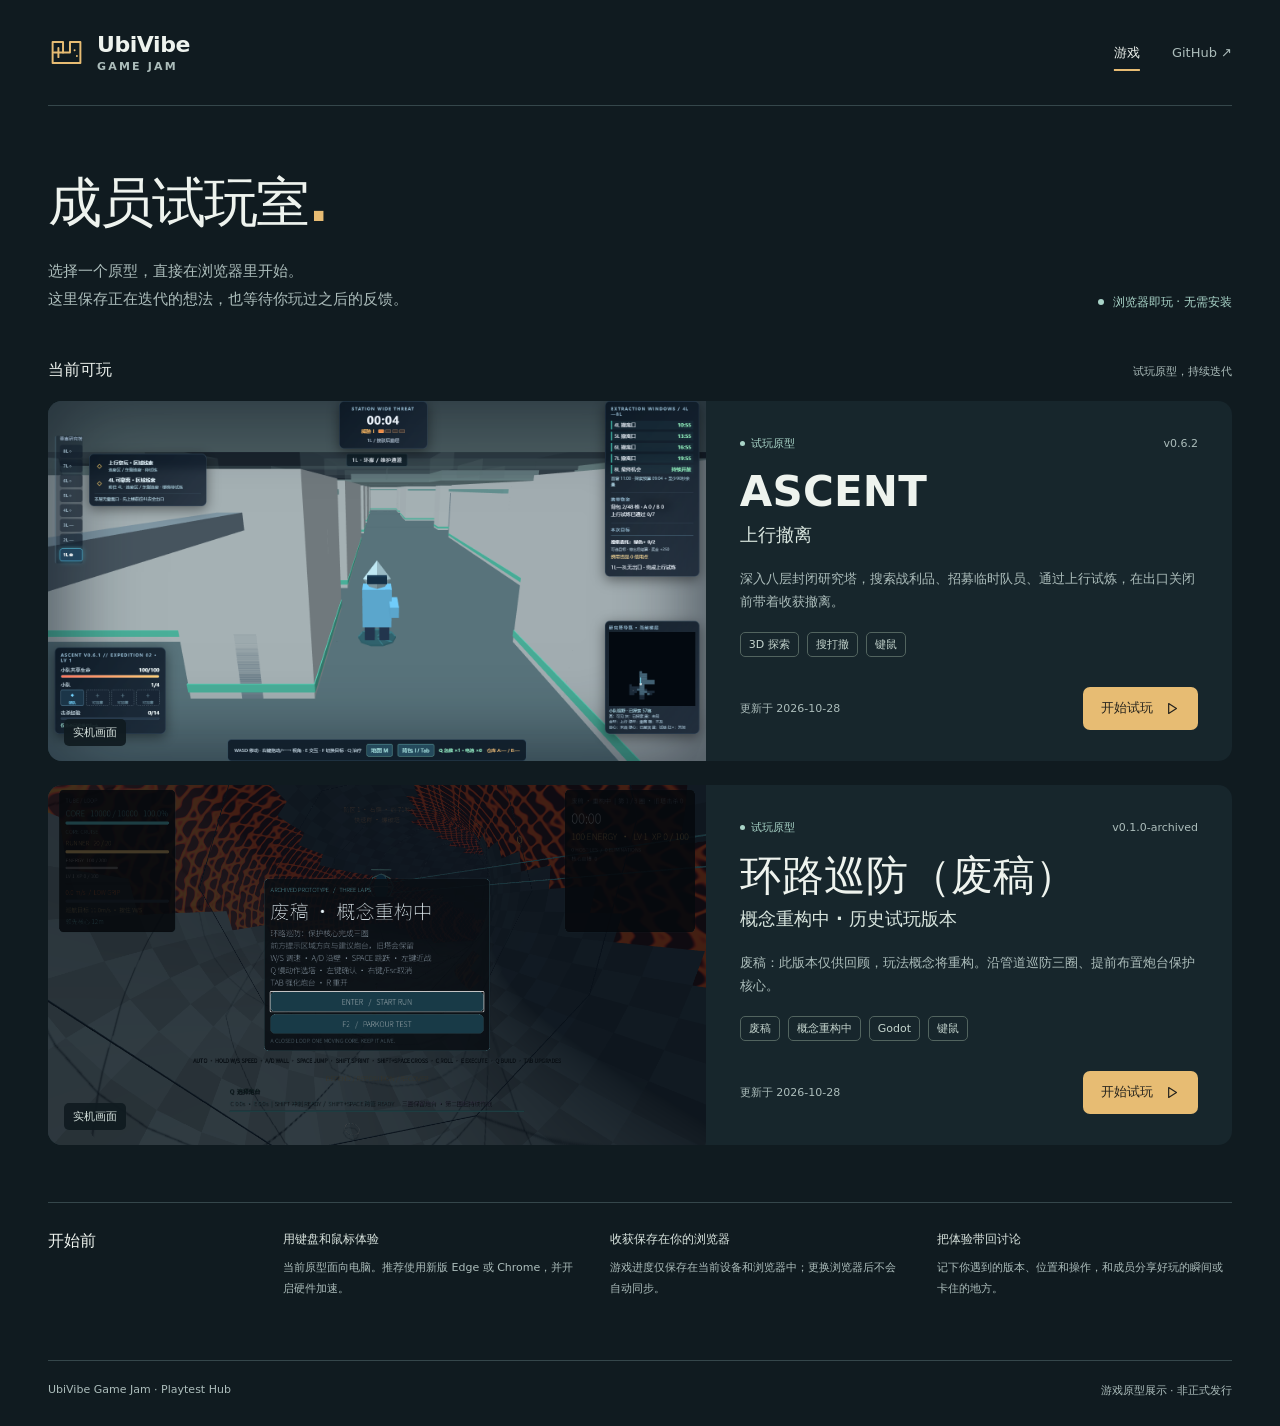
<file: index.html>
<!doctype html>
<html lang="zh-CN">
<head>
  <meta charset="utf-8">
  <meta name="viewport" content="width=device-width, initial-scale=1">
  <meta name="theme-color" content="#101b20">
  <meta name="description" content="UbiVibe Game Jam 成员试玩室：在浏览器中体验正在迭代的游戏原型。">
  <title>成员试玩室 · UbiVibe Game Jam</title>
  <link rel="icon" href="data:,">
  <link rel="stylesheet" href="./hub.css?v=2">
  <script src="./hub.js?v=2" defer></script>
</head>
<body data-page="home">
  <a class="skip-link" href="#games">跳到游戏列表</a>
  <header class="site-header wrap">
    <a class="brand" href="./" aria-label="UbiVibe Game Jam 试玩室首页"><svg aria-hidden="true" viewBox="0 0 32 32"><path d="M4 7h9v9h6V7h9v18H4Z"/><path d="M9 12v8m-4-4h8M23 14h.01M25 19h.01"/></svg><span>UbiVibe<span class="brand-note">GAME JAM</span></span></a>
    <nav aria-label="主导航"><a href="#games" aria-current="page">游戏</a><a href="https://github.com/TonyGuan530/UbiVibeCodingJam2026-Hub" target="_blank" rel="noopener noreferrer">GitHub <span aria-hidden="true">↗</span></a></nav>
  </header>
  <main class="wrap">
    <section class="intro" aria-labelledby="pageTitle"><h1 id="pageTitle">成员试玩室<span class="title-dot">.</span></h1><p>选择一个原型，直接在浏览器里开始。<br>这里保存正在迭代的想法，也等待你玩过之后的反馈。</p><span class="availability"><i aria-hidden="true"></i> 浏览器即玩 · 无需安装</span></section>
    <section id="games" class="games-section" aria-label="可试玩的游戏">
      <div class="section-line"><h2>当前可玩</h2><span>试玩原型，持续迭代</span></div>
      <div id="gameList" class="game-list" aria-live="polite"><p class="loading-text">正在读取游戏列表…</p></div>
    </section>
    <section class="before-play" aria-labelledby="beforeTitle"><h2 id="beforeTitle">开始前</h2><div><p><b>用键盘和鼠标体验</b><span>当前原型面向电脑。推荐使用新版 Edge 或 Chrome，并开启硬件加速。</span></p><p><b>收获保存在你的浏览器</b><span>游戏进度仅保存在当前设备和浏览器中；更换浏览器后不会自动同步。</span></p><p><b>把体验带回讨论</b><span>记下你遇到的版本、位置和操作，和成员分享好玩的瞬间或卡住的地方。</span></p></div></section>
  </main>
  <footer class="site-footer wrap"><span>UbiVibe Game Jam · Playtest Hub</span><span>游戏原型展示 · 非正式发行</span></footer>
  <noscript><p class="wrap error-state">请启用 JavaScript 后重新打开试玩室。</p></noscript>
</body>
</html>
</file>
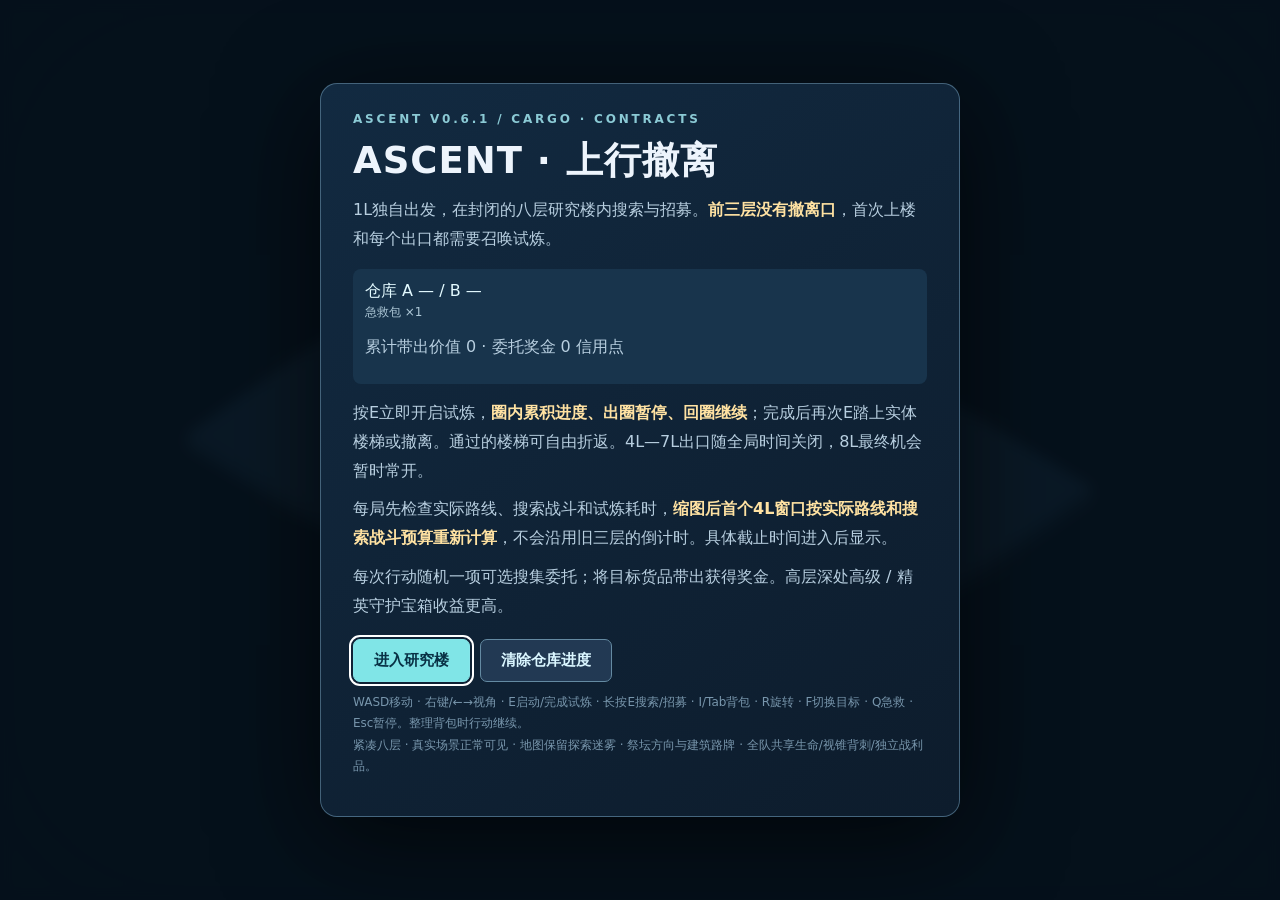
<file: games/ascent/v0.6.1/index.html>
<!doctype html>
<html lang="zh-CN">
<head><meta charset="UTF-8"><meta name="viewport" content="width=device-width,initial-scale=1.0"><meta name="theme-color" content="#0c1421"><title>ASCENT v0.6.1 · 战利品与搜集委托 / 本地试玩</title><link rel="icon" href="data:,"><link rel="stylesheet" href="./style.css?build=0.6.1"/><link rel="stylesheet" href="./loot.css?build=0.6.1"/></head>
<body>
<canvas id="world" aria-label="3D 战场"></canvas>
<div id="vignette"></div>
<header id="hud" class="hide">
  <div class="hud-panel left"><div class="micro">ASCENT v0.6.1 // EXPEDITION 02 · <span id="levelNumber">LV 1</span></div><div class="rowtitle"><span>小队共享生命</span><b id="hpNumber">100/100</b></div><div class="meter"><div id="healthFill" class="hpfill"></div></div><div class="rowtitle"><span>小队</span><b id="squadSize">1 / 4</b></div><div id="squadPortraits" class="portraits"></div><div class="rowtitle"><span>击杀经验</span><b id="xpText">0 / 14</b></div><div class="meter slim"><div id="xpFill" class="xpfill"></div></div><div id="perkList"></div></div>
  <div class="hud-panel center"><div class="micro">STATION WIDE THREAT</div><div id="clock">00:00</div><div id="threatRow"><span id="threatText">威胁 I</span><div id="threatBars" class="threat-bars"><i></i><i></i><i></i><i></i></div></div><div id="floorName">1F / 接驳大厅</div></div>
  <div class="hud-panel right"><div class="micro">EXTRACTION WINDOWS / 4L—8L</div><div id="exitRows"></div><div id="budgetHint"></div><div class="micro separation">携带物资</div><div id="inventory">未取得物资</div><div class="micro separation">本次目标</div><div id="contractHUD" class="contract-hud" aria-live="polite"></div><div id="objectives">前三层无出口，先完成上行试炼</div></div>
</header>
<div class="level-rail hide" id="rail"><span>垂直研究塔</span><div id="railRows"></div></div>
<div id="locationLabel" class="location-label hide"></div>
<aside id="navigationHUD" class="navigation-hud hud-panel hide" aria-label="祭坛方向导航"></aside>
<aside id="recruitCard" class="recruit-card hud-panel hide" aria-live="polite"></aside>
<aside id="mapPanel" class="hud-panel hide"><button id="closeMap" class="hud-button map-close">收起地图 Esc</button><div class="micro">研究塔导览 · 当前楼层</div><canvas id="minimap" width="240" height="200" aria-label="楼层小地图"></canvas><div id="fogStatus" class="fog-status">小队视野 · 未知区域隐藏</div><div class="map-legend">亮：可见 灰：已探索 黑：未知<br>金环：上行 绿环：撤离 橙：不及<br>空心：未启 绿心：已激活 蓝：试炼 红×：关闭</div></aside>
<div id="worldLabels" class="labels hide"></div>
<div id="interact" class="interact hide"><div id="interactCaption"></div><div class="interact-track"><div id="interactProgress"></div></div></div>
<div id="eventToast" class="toast"></div>
<div id="bottom" class="bottom hide"><div id="hint">WASD 移动 · 右键拖动/←→ 视角 · E 交互 · F 切换目标 · Q 治疗</div><button id="mapButton" class="hud-button">地图 M</button><button id="bagButton" class="hud-button">背包 I / Tab</button><div id="medkits">补给 × 0</div><div id="saved">仓库 A: -- / B: --</div></div>
<section id="inventoryPanel" class="inventory-panel hide" role="dialog" aria-modal="false" aria-labelledby="inventoryTitle">
 <div class="inventory-shell">
  <header class="inventory-heading"><div><div class="micro">EXPEDITION CARGO / 8 × 6</div><h2 id="inventoryTitle">战术背包</h2></div><div class="inventory-warning">整理时行动继续<br><span id="bagCapacity">0 / 48 格</span></div><button id="closeInventory" class="btn alt">关闭 Esc</button></header>
  <div class="loot-columns">
   <section class="loot-side"><div class="loot-side-heading"><h3 id="lootTitle">搜索容器</h3><span id="sourceCapacity"></span></div><div class="loot-board-scroll"><div id="lootGrid" class="bag-grid" data-side="source" aria-label="目标容器几何物品"></div></div><p id="lootList"></p><button id="lootAll" class="btn alt">一键拾取可容纳物品 →</button><ul id="lootResults" class="loot-results" aria-live="polite"></ul></section>
   <section class="loot-side"><div class="loot-side-heading"><h3>玩家背包</h3><span>独立物品 · 不堆叠</span></div><div class="loot-board-scroll"><div id="bagGrid" class="bag-grid" data-side="bag" aria-label="8乘6几何背包"></div></div><div class="bag-actions"><button id="quickTransfer" class="btn alt">← 放回容器</button><button id="rotateItem" class="btn alt">旋转 R</button><button id="useItem" class="btn alt">使用 / 装备</button><button id="discardItem" class="btn alt">丢弃</button></div><p id="bagMessage" aria-live="polite"></p></section>
  </div>
  <div class="loot-footer"><div id="itemDetails" class="item-details">选择物品查看用途</div><aside><div class="inventory-help">双向拖拽 · 拖动中 R 旋转 · 方向键微调<br>右键 / Enter 快移单件 · 绿色可放 / 红色无效</div><div id="dropZone" class="drop-zone">拖到这里丢弃 · 丢弃物留在原地，可重新拾取</div><div id="cargoNotice"></div></aside></div>
 </div>
</section>
<div id="modal" class="modal visible"><div id="modalCard" class="modal-card"></div></div>
<script type="module" src="./main.js?build=0.6.1"></script>
</body></html>
</file>
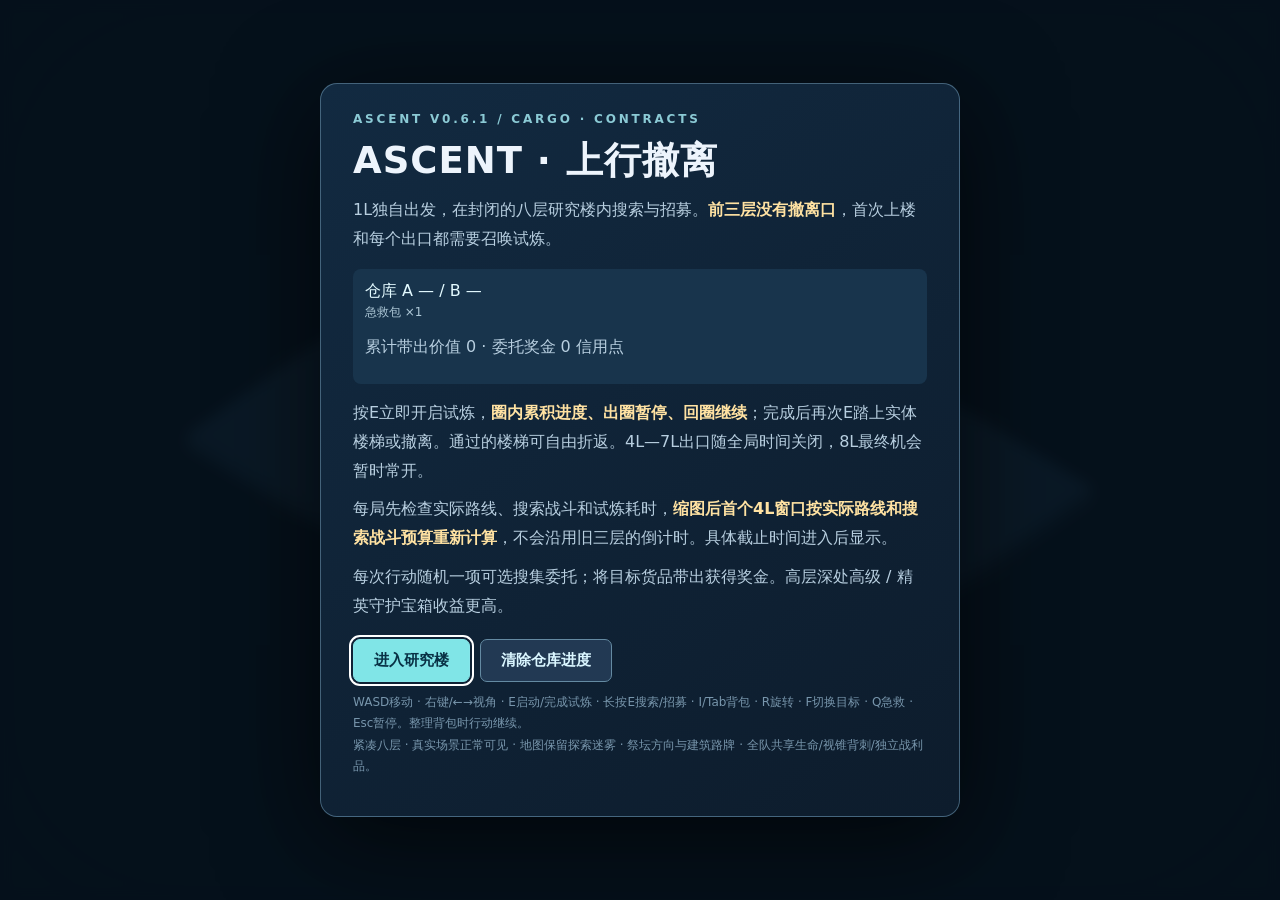
<file: games/ascent/v0.6.2/index.html>
<!doctype html>
<html lang="zh-CN">
<head><meta charset="UTF-8"><meta name="viewport" content="width=device-width,initial-scale=1.0"><meta name="theme-color" content="#0c1421"><title>ASCENT v0.6.2 · 战利品与搜集委托 / 本地试玩</title><link rel="icon" href="data:,"><link rel="stylesheet" href="./style.css?build=0.6.2"/><link rel="stylesheet" href="./loot.css?build=0.6.2"/></head>
<body>
<canvas id="world" aria-label="3D 战场"></canvas>
<div id="vignette"></div>
<header id="hud" class="hide">
  <div class="hud-panel left"><div class="micro">ASCENT v0.6.2 // EXPEDITION 02 · <span id="levelNumber">LV 1</span></div><div class="rowtitle"><span>小队共享生命</span><b id="hpNumber">100/100</b></div><div class="meter"><div id="healthFill" class="hpfill"></div></div><div class="rowtitle"><span>小队</span><b id="squadSize">1 / 4</b></div><div id="squadPortraits" class="portraits"></div><div class="rowtitle"><span>击杀经验</span><b id="xpText">0 / 14</b></div><div class="meter slim"><div id="xpFill" class="xpfill"></div></div><div id="perkList"></div></div>
  <div class="hud-panel center"><div class="micro">STATION WIDE THREAT</div><div id="clock">00:00</div><div id="threatRow"><span id="threatText">威胁 I</span><div id="threatBars" class="threat-bars"><i></i><i></i><i></i><i></i></div></div><div id="floorName">1F / 接驳大厅</div></div>
  <div class="hud-panel right"><div class="micro">EXTRACTION WINDOWS / 4L—8L</div><div id="exitRows"></div><div id="budgetHint"></div><div class="micro separation">携带物资</div><div id="inventory">未取得物资</div><div class="micro separation">本次目标</div><div id="contractHUD" class="contract-hud" aria-live="polite"></div><div id="objectives">前三层无出口，先完成上行试炼</div></div>
</header>
<div class="level-rail hide" id="rail"><span>垂直研究塔</span><div id="railRows"></div></div>
<div id="locationLabel" class="location-label hide"></div>
<aside id="navigationHUD" class="navigation-hud hud-panel hide" aria-label="祭坛方向导航"></aside>
<aside id="recruitCard" class="recruit-card hud-panel hide" aria-live="polite"></aside>
<aside id="mapPanel" class="hud-panel hide"><button id="closeMap" class="hud-button map-close">收起地图 Esc</button><div class="micro">研究塔导览 · 当前楼层</div><canvas id="minimap" width="240" height="200" aria-label="楼层小地图"></canvas><div id="fogStatus" class="fog-status">小队视野 · 未知区域隐藏</div><div class="map-legend">亮：可见 灰：已探索 黑：未知<br>金环：上行 绿环：撤离 橙：不及<br>空心：未启 绿心：已激活 蓝：试炼 红×：关闭</div></aside>
<div id="worldLabels" class="labels hide"></div>
<div id="interact" class="interact hide"><div id="interactCaption"></div><div class="interact-track"><div id="interactProgress"></div></div></div>
<div id="eventToast" class="toast"></div>
<div id="bottom" class="bottom hide"><div id="hint">WASD 移动 · 右键拖动/←→ 视角 · E 交互 · F 切换目标 · Q 治疗</div><button id="mapButton" class="hud-button">地图 M</button><button id="bagButton" class="hud-button">背包 I / Tab</button><div id="medkits">补给 × 0</div><div id="saved">仓库 A: -- / B: --</div></div>
<section id="inventoryPanel" class="inventory-panel hide" role="dialog" aria-modal="false" aria-labelledby="inventoryTitle">
 <div class="inventory-shell">
  <header class="inventory-heading"><div><div class="micro">EXPEDITION CARGO / 8 × 6</div><h2 id="inventoryTitle">战术背包</h2></div><div class="inventory-warning">整理时行动继续<br><span id="bagCapacity">0 / 48 格</span></div><button id="closeInventory" class="btn alt">关闭 Esc</button></header>
  <div class="loot-columns">
   <section class="loot-side"><div class="loot-side-heading"><h3 id="lootTitle">搜索容器</h3><span id="sourceCapacity"></span></div><div class="loot-board-scroll"><div id="lootGrid" class="bag-grid" data-side="source" aria-label="目标容器几何物品"></div></div><p id="lootList"></p><button id="lootAll" class="btn alt">一键拾取可容纳物品 →</button><ul id="lootResults" class="loot-results" aria-live="polite"></ul></section>
   <section class="loot-side"><div class="loot-side-heading"><h3>玩家背包</h3><span>独立物品 · 不堆叠</span></div><div class="loot-board-scroll"><div id="bagGrid" class="bag-grid" data-side="bag" aria-label="8乘6几何背包"></div></div><div class="bag-actions"><button id="quickTransfer" class="btn alt">← 放回容器</button><button id="rotateItem" class="btn alt">旋转 R</button><button id="useItem" class="btn alt">使用 / 装备</button><button id="discardItem" class="btn alt">丢弃</button></div><p id="bagMessage" aria-live="polite"></p></section>
  </div>
  <div class="loot-footer"><div id="itemDetails" class="item-details">选择物品查看用途</div><aside><div class="inventory-help">双向拖拽 · 拖动中 R 旋转 · 方向键微调<br>右键 / Enter 快移单件 · 绿色可放 / 红色无效</div><div id="dropZone" class="drop-zone">拖到这里丢弃 · 丢弃物留在原地，可重新拾取</div><div id="cargoNotice"></div></aside></div>
 </div>
</section>
<div id="modal" class="modal visible"><div id="modalCard" class="modal-card"></div></div>
<script type="module" src="./main.js?build=0.6.2"></script>
</body></html>
</file>
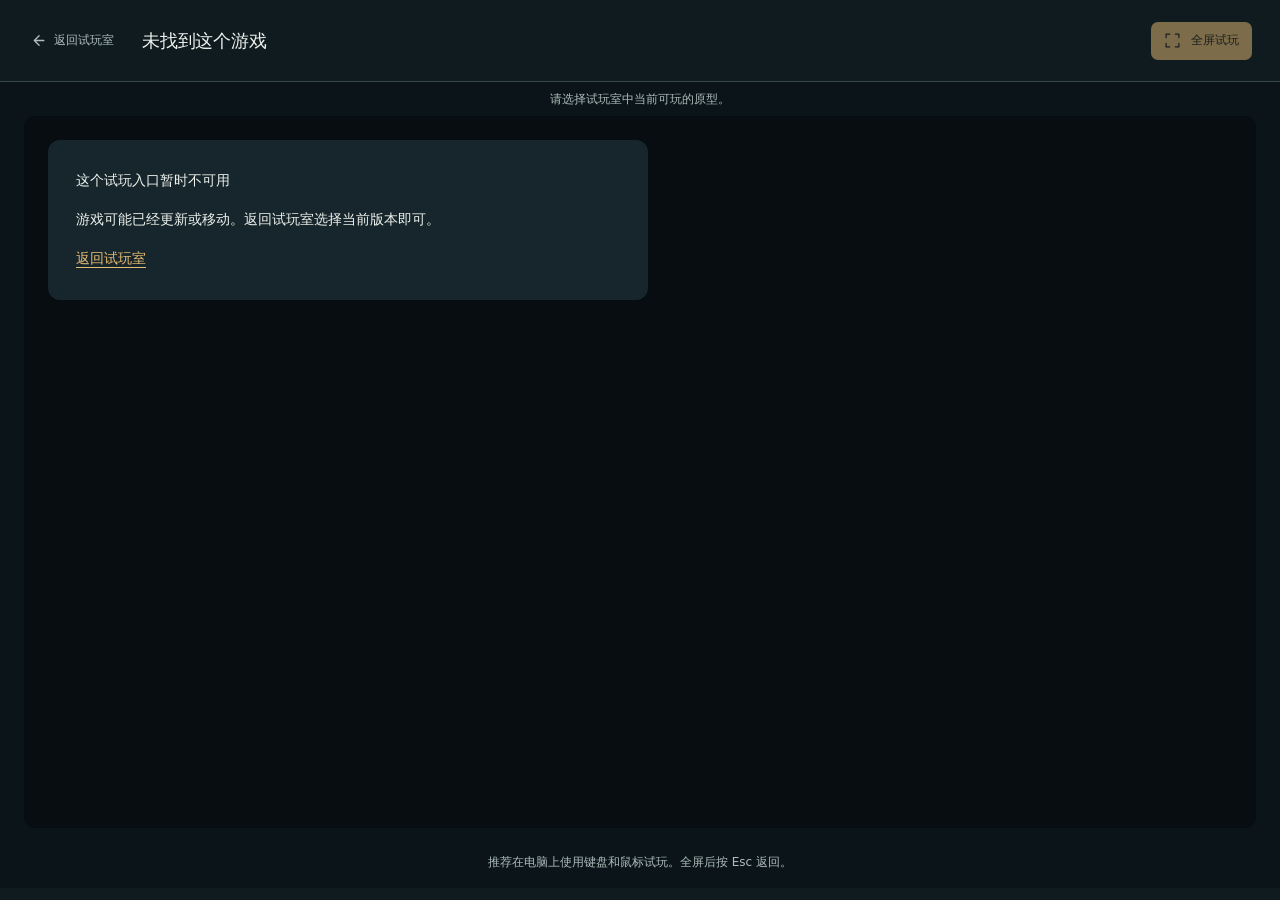
<file: play.html>
<!doctype html>
<html lang="zh-CN">
<head>
  <meta charset="utf-8">
  <meta name="viewport" content="width=device-width, initial-scale=1">
  <meta name="theme-color" content="#101b20">
  <title>开始试玩 · UbiVibe Game Jam</title>
  <link rel="icon" href="data:,">
  <link rel="stylesheet" href="./hub.css?v=2">
  <script src="./hub.js?v=2" defer></script>
</head>
<body data-page="play" class="play-page">
  <header class="player-bar">
    <a class="back-link" href="./"><svg aria-hidden="true" viewBox="0 0 24 24"><path d="m14 6-6 6 6 6M8 12h12"/></svg>返回试玩室</a>
    <div class="player-heading"><h1 id="playTitle">正在准备游戏</h1><span id="playVersion" class="version"></span></div>
    <div class="player-actions"><a id="directLink" class="button button-quiet" hidden target="_blank" rel="noopener noreferrer">单独打开 <span aria-hidden="true">↗</span></a><button id="fullscreenButton" class="button button-accent" type="button" disabled><svg aria-hidden="true" viewBox="0 0 24 24"><path d="M8 3H3v5m13-5h5v5M3 16v5h5m13-5v5h-5"/></svg>全屏试玩</button></div>
  </header>
  <main class="player-main">
    <p id="loadStatus" class="player-status" role="status">正在载入游戏，请稍候…</p>
    <div id="playerMount" class="player-mount"></div>
    <section id="playGuide" class="play-guide" aria-label="游戏操作"></section>
    <p class="mobile-note">推荐在电脑上使用键盘和鼠标试玩。全屏后按 Esc 返回。</p>
  </main>
  <noscript><p class="error-state">请启用 JavaScript，或返回试玩室。</p></noscript>
</body>
</html>
</file>
<file: hub.css>
:root{color-scheme:dark;--bg:#101b20;--surface:#17262c;--text:#eef3ee;--muted:#acbdbb;--line:#35474b;--accent:#e7bc73;--accent-ink:#25231d;--cool:#a9d4c8;--radius:14px;font-family:"Segoe UI","Microsoft YaHei",system-ui,sans-serif;background:var(--bg);color:var(--text);font-synthesis:none}
*{box-sizing:border-box}html{scroll-behavior:smooth;scroll-padding-top:24px}body{margin:0;min-width:300px}a{color:inherit;text-decoration:none;text-underline-offset:4px}button{font:inherit}button,a{-webkit-tap-highlight-color:transparent}button:disabled{cursor:wait;opacity:.5}a:focus-visible,button:focus-visible{outline:3px solid var(--cool);outline-offset:5px}::selection{background:var(--accent);color:var(--accent-ink)}::-webkit-scrollbar{width:10px;height:10px}::-webkit-scrollbar-thumb{background:#536a6b;border:2px solid var(--bg);border-radius:8px}::-webkit-scrollbar-track{background:var(--bg)}[hidden]{display:none!important}.wrap{width:min(1184px,calc(100% - 80px));margin-inline:auto}.skip-link{position:fixed;left:24px;top:-80px;background:var(--accent);color:var(--accent-ink);padding:12px 18px;z-index:20}.skip-link:focus{top:16px}.site-header{height:106px;display:flex;align-items:center;justify-content:space-between;border-bottom:1px solid var(--line)}.brand{display:flex;align-items:center;gap:12px;font-size:22px;font-weight:750;letter-spacing:-.02em}.brand svg{width:37px;height:37px;fill:none;stroke:var(--accent);stroke-width:1.7;stroke-linecap:round;stroke-linejoin:round}.brand-note{display:block;font-size:11px;letter-spacing:.2em;color:var(--muted);margin-top:3px;font-weight:650}.site-header nav{display:flex;align-items:center;gap:32px;font-size:13px;color:var(--muted)}.site-header nav a:hover,.site-header nav a[aria-current]{color:var(--text)}.site-header nav a[aria-current]{text-decoration:underline;text-decoration-color:var(--accent);text-decoration-thickness:2px;text-underline-offset:12px}.intro{padding:66px 0 46px;position:relative}.intro h1{margin:0;font-size:clamp(36px,4.2vw,56px);font-weight:750;letter-spacing:-.035em;line-height:1.15;text-wrap:balance}.title-dot{color:var(--accent)}.intro p{margin:23px 0 0;color:var(--muted);font-size:15px;line-height:1.9;max-width:65ch}.availability{position:absolute;right:0;bottom:49px;font-size:12px;color:var(--cool);display:flex;align-items:center;gap:9px}.availability i{width:6px;height:6px;border-radius:50%;background:var(--cool)}.section-line{display:flex;align-items:baseline;justify-content:space-between;margin-bottom:20px}.section-line h2{font-size:16px;font-weight:650;margin:0}.section-line>span{font-size:11px;color:var(--muted)}.game-list{display:grid;gap:24px}.game-card{display:grid;grid-template-columns:minmax(0,1.25fr) minmax(300px,1fr);overflow:hidden;background:var(--surface);border-radius:var(--radius)}.game-art{display:block;min-height:360px;position:relative;background:#26393f;overflow:hidden}.game-art img{width:100%;height:100%;position:absolute;inset:0;object-fit:cover;transition:transform .5s cubic-bezier(.16,1,.3,1)}.game-art:hover img{transform:scale(1.025)}.image-caption{position:absolute;bottom:15px;left:16px;background:#101b20eb;color:#d8e4df;padding:6px 9px;border-radius:5px;font-size:11px}.game-body{padding:35px 34px 31px;display:flex;flex-direction:column;align-items:flex-start}.game-meta{width:100%;display:flex;align-items:center;justify-content:space-between;gap:12px;font-size:11px;margin-bottom:19px}.status{display:inline-flex;align-items:center;gap:6px;color:var(--cool)}.status::before{content:"";width:5px;height:5px;background:currentColor;border-radius:50%}.version{font-size:11px;color:var(--muted);font-variant-numeric:tabular-nums}.game-title{margin:0;font-size:42px;letter-spacing:.005em;line-height:1.05;font-weight:720}.game-subtitle{margin-top:9px;font-size:18px;font-weight:550;color:#d9e6df}.game-description{font-size:13px;line-height:1.8;color:var(--muted);margin:20px 0 18px;max-width:65ch}.tags{display:flex;gap:8px;flex-wrap:wrap;margin-bottom:25px}.tag{color:#c5d5ce;border:1px solid #52645f;padding:4px 8px;border-radius:5px;font-size:11px;line-height:1.4}.game-bottom{margin-top:auto;width:100%;display:flex;align-items:center;justify-content:space-between;gap:20px}.updated{font-size:11px;color:var(--muted);line-height:1.6;font-variant-numeric:tabular-nums}.button{display:inline-flex;align-items:center;justify-content:center;gap:10px;min-height:43px;padding:11px 18px;border:0;border-radius:7px;cursor:pointer;font-size:13px;font-weight:650;white-space:nowrap;transition:background-color .15s ease,color .15s ease}.button-accent{background:var(--accent);color:var(--accent-ink)}.button-accent:hover{background:#f5ce8d}.button-quiet{background:#25383e;color:var(--text)}.button-quiet:hover{background:#365057}.button svg{height:17px;width:17px;fill:none;stroke:currentColor;stroke-width:1.7;stroke-linecap:round;stroke-linejoin:round}.play-arrow{width:18px;height:18px;fill:currentColor}.before-play{margin:57px 0 60px;display:grid;grid-template-columns:200px 1fr;gap:35px;border-top:1px solid var(--line);padding-top:28px}.before-play h2{margin:0;font-size:16px;font-weight:650}.before-play>div{display:grid;grid-template-columns:repeat(3,1fr);gap:32px}.before-play p{margin:0}.before-play b{display:block;font-size:12px;font-weight:600;color:#dae5df;margin-bottom:10px}.before-play span{display:block;font-size:11px;line-height:1.9;color:var(--muted);max-width:65ch}.site-footer{display:flex;justify-content:space-between;gap:20px;border-top:1px solid var(--line);padding:22px 0 28px;font-size:11px;color:var(--muted)}.loading-text{margin:20px 0 50px;color:var(--muted);font-size:14px}.error-state{padding:28px;background:var(--surface);color:var(--text);border-radius:12px;font-size:14px;line-height:1.8}.error-state a{text-decoration:underline;color:var(--accent)}
.play-page{background:#0b1418}.player-bar{min-height:82px;padding:16px 28px;display:flex;align-items:center;gap:28px;border-bottom:1px solid var(--line);background:var(--bg)}.back-link{display:flex;align-items:center;gap:7px;color:var(--muted);font-size:12px;white-space:nowrap}.back-link:hover{color:var(--text)}.back-link svg{width:19px;height:19px;fill:none;stroke:currentColor;stroke-width:1.7;stroke-linecap:round;stroke-linejoin:round}.player-heading{display:flex;align-items:baseline;gap:12px;flex:1;min-width:0}.player-heading h1{margin:0;font-size:18px;font-weight:650;letter-spacing:-.01em}.player-actions{display:flex;gap:10px}.player-actions .button{min-height:38px;font-size:12px;padding:10px 13px}.player-main{max-width:1800px;margin:0 auto;padding:0 24px 16px}.player-status{height:34px;display:flex;align-items:center;justify-content:center;font-size:12px;color:var(--muted);margin:0;line-height:1.5}.player-status.error{color:#ffd0ac;height:auto;min-height:50px;text-align:center;padding:8px 0}.player-mount{width:100%;height:calc(100vh - 188px);min-height:520px;max-height:1000px;background:#070d11;border-radius:10px;overflow:hidden}.player-mount:empty{display:grid;place-items:center}.player-mount .error-state{max-width:600px;margin:24px}.game-frame{border:0;display:block;width:100%;height:100%;background:#0c1421}.game-frame:fullscreen{height:100vh;width:100vw}.play-guide{display:flex;justify-content:center;gap:22px;flex-wrap:wrap;padding-top:15px;font-size:11px;color:var(--muted)}.control{display:flex;align-items:center;gap:6px}.control kbd{font-family:inherit;background:#213138;border:1px solid #43585e;min-width:24px;padding:3px 6px;border-radius:4px;color:#e1ebe6;text-align:center;font-size:11px}.mobile-note{font-size:12px;color:var(--muted);text-align:center;margin:10px 0 0;line-height:1.6}
@media(min-width:1600px){.intro{padding-top:78px}.game-art{min-height:400px}.game-body{padding:43px}.game-description{font-size:14px}}
@media(max-width:1000px){.wrap{width:calc(100% - 48px)}.game-card{grid-template-columns:1.1fr 1fr}.game-body{padding:28px 25px}.game-title{font-size:36px}.game-art{min-height:370px}.game-description{font-size:12px}.before-play{grid-template-columns:150px 1fr;gap:20px}.before-play>div{gap:22px}.game-bottom{gap:12px}.player-bar{gap:20px}.player-heading{display:block}.player-heading .version{display:block;margin-top:5px}}
@media(max-width:760px){.wrap{width:calc(100% - 36px)}.site-header{height:82px}.brand{font-size:20px;gap:8px}.brand svg{width:31px;height:31px}.brand-note{font-size:11px}.site-header nav{gap:22px;font-size:12px}.intro{padding:40px 0 31px}.intro h1{font-size:36px}.intro p{font-size:13px;margin-top:17px}.availability{position:static;margin-top:23px;font-size:11px}.section-line{margin-bottom:15px}.section-line h2{font-size:14px}.section-line>span{font-size:11px}.game-card{grid-template-columns:1fr}.game-art{min-height:0;aspect-ratio:16/9}.game-body{padding:25px 23px}.game-meta{margin-bottom:16px}.game-title{font-size:37px}.game-description{font-size:13px;margin:18px 0 16px}.tags{margin-bottom:22px}.before-play{display:block;margin:38px 0 35px;padding-top:25px}.before-play h2{margin-bottom:23px;font-size:15px}.before-play>div{grid-template-columns:1fr;gap:23px}.before-play b{margin-bottom:6px;font-size:12px}.before-play span{font-size:12px}.site-footer{font-size:11px;padding-top:20px;gap:12px;line-height:1.7}.player-bar{padding:14px 16px;gap:14px;flex-wrap:wrap}.back-link{font-size:11px}.player-heading{flex:1;text-align:right}.player-heading h1{font-size:15px}.player-heading .version{font-size:11px}.player-actions{width:100%;justify-content:flex-end}.player-actions .button{font-size:11px}.player-main{padding:0 10px 15px}.player-mount{min-height:420px;height:65vh;border-radius:7px}.player-status{height:42px;text-align:center;font-size:11px}.play-guide{gap:10px 16px;padding-inline:10px}.mobile-note{padding-inline:15px}}
@media(prefers-reduced-motion:reduce){html{scroll-behavior:auto}*,*::before,*::after{transition:none!important;animation:none!important}}

/* Hub-owned navigation stays outside game source and inside the fullscreen container. */
.player-mount{position:relative}.game-overlay{position:absolute;top:0;left:0;right:0;height:38px;z-index:10;display:flex;align-items:center;padding:0 12px;background:#101b20;pointer-events:none}.overlay-back{pointer-events:auto;color:#ffe0a0;background:#213137;border:1px solid #a18955;border-radius:5px;padding:4px 12px;text-decoration:none;font-size:13px;font-weight:700}.overlay-back:focus-visible{outline:3px solid white;outline-offset:2px}.player-mount .game-frame{height:calc(100% - 38px);margin-top:38px}.player-mount:fullscreen{width:100vw;height:100vh;max-width:none;max-height:none;border:0;border-radius:0;background:#101b20}.player-mount:fullscreen .game-frame{width:100%;height:calc(100vh - 38px);margin-top:38px}
</file>
<file: games/ascent/v0.6.1/style.css>
:root{font-family:Inter,system-ui,-apple-system,"PingFang SC","Microsoft Yahei",sans-serif;color:#edf4fc;background:#0c1421}*{box-sizing:border-box}html,body{margin:0;overflow:hidden;width:100%;height:100%;user-select:none}#world{display:block;width:100vw;height:100vh}#vignette{position:fixed;inset:0;pointer-events:none;box-shadow:inset 0 0 180px 40px #07101d90}.hide{display:none!important}header{position:fixed;left:16px;right:16px;top:12px;display:grid;grid-template-columns:235px 230px 268px;justify-content:space-between;gap:12px;pointer-events:none}.hud-panel{background:linear-gradient(130deg,#0b1723ee,#162333d9);border:1px solid #48647c85;box-shadow:0 8px 30px #0007,0 1px 0 #8af5ff13 inset;border-radius:12px;padding:12px 14px;backdrop-filter:blur(10px)}.micro{font-size:10px;color:#8eb2c8;letter-spacing:1.8px;text-transform:uppercase;font-weight:800}.rowtitle{margin:9px 0 4px;display:flex;align-items:center;justify-content:space-between;font-size:12px;color:#d0e4ee}.rowtitle b{font-size:12px;color:#f5ffff}.meter{height:8px;background:#24374a;border-radius:8px;overflow:hidden;border:1px solid #7194a442}.meter.slim{height:5px}.hpfill{background:linear-gradient(90deg,#ff775e,#ffd077);height:100%;width:100%;transition:width .15s}.xpfill{background:#65c5ff;height:100%;width:0;transition:width .2s}.portraits{display:flex;gap:5px;margin-bottom:6px}.portrait{width:36px;height:28px;border:1px solid #608ba6;border-radius:5px;background:#1b3548;display:grid;place-items:center;font-size:19px}.portrait.empty{border:1px dashed #5d707e;color:#658194;background:#182534}.hud-panel.center{text-align:center;align-self:start}#clock{font-variant-numeric:tabular-nums;font-size:34px;font-weight:900;letter-spacing:1px;margin:4px 0 2px}#threatRow{display:flex;justify-content:center;gap:10px;align-items:center;font-size:12px;font-weight:800}#threatText{color:#f8b560}.threat-bars{display:flex;gap:3px}.threat-bars i{display:block;width:14px;height:9px;border:1px solid #7f6c5b;border-radius:2px;background:#3c3432}.threat-bars i.on{background:#ee8b45;border-color:#ffaf6f}#floorName{margin-top:8px;font-size:11px;color:#afc0d1}#exitRows{font-size:12px;margin-top:9px;display:grid;gap:6px}.exit-row{display:flex;justify-content:space-between;gap:5px;padding:3px 5px;border-left:3px solid #43baab;background:#1d3c4755}.exit-row.locked{border-color:#db655d;background:#542b3855;opacity:.7}.exit-row.current{background:#3c667050}.exit-row b{font-variant-numeric:tabular-nums}.exit-row b.dead{color:#f08f85}.exit-row b.live{color:#91efbd}.separation{margin-top:12px;border-top:1px solid #516a7d66;padding-top:9px}#inventory,#objectives{font-size:12px;line-height:1.6;margin-top:3px}.inventory-item{display:inline-block;background:#284052;border-radius:4px;margin-right:5px;padding:1px 5px}.inventory-item.key{background:#72502b;color:#ffe5a8}.level-rail{position:fixed;left:17px;top:51%;transform:translateY(-50%);border-left:3px solid #6f95ab55;padding-left:9px;font-size:12px;background:#08152355;border-radius:4px} .level-rail>span{display:block;color:#98afc5;letter-spacing:1px;font-size:10px;margin-bottom:9px}.rail-floor{padding:8px 7px;border-radius:6px;color:#91a9b8;margin-bottom:5px;font-weight:700;border:1px solid transparent;background:#101d2b8c}.rail-floor.active{color:#fff;border-color:#5cd4f7;background:#224761e0;box-shadow:0 0 15px #43cdeb66}.rail-floor.locked{color:#df796f}.bottom{position:fixed;bottom:12px;left:50%;transform:translateX(-50%);background:#0b1724dc;border:1px solid #4d728e99;border-radius:9px;padding:10px 15px;display:flex;align-items:center;gap:18px;white-space:nowrap;font-size:12px;backdrop-filter:blur(8px)}#hint{color:#cadce9}#medkits{color:#93ebc4;font-weight:800}#saved{color:#ffc87d}.labels{position:fixed;inset:0;pointer-events:none}.marker{position:absolute;transform:translate(-50%,-100%);padding:4px 7px;border-radius:5px;font-size:11px;letter-spacing:.4px;font-weight:850;color:#fff;background:#172536e5;border:1px solid #afbbcb99;box-shadow:0 2px 10px #0009;white-space:nowrap}.marker.crate{border-color:#e4b353;color:#ffe4a8}.marker.recruit{border-color:#66d6ec;color:#9deeff}.marker.exit{border-color:#57f0b4;color:#9ef4d0}.marker.stair{border-color:#c3a1fb;color:#dbbfff}.marker.closed{color:#f39e9b;border-color:#b85454}.interact{position:fixed;left:50%;bottom:75px;transform:translateX(-50%);width:250px;padding:10px 14px;background:#10243ae8;border:1px solid #8bdaf6ad;border-radius:9px;text-align:center;font-weight:700;font-size:13px}#interactProgress{height:100%;background:#78d7ff;width:0}.interact-track{height:6px;margin-top:8px;background:#2e5368;border-radius:20px;overflow:hidden}.toast{position:fixed;top:27%;left:50%;transform:translateX(-50%);color:#e8fcff;background:#0b263ee8;border:1px solid #62beffad;border-radius:8px;padding:10px 16px;text-align:center;font-size:15px;font-weight:800;max-width:60vw;opacity:0;pointer-events:none;transition:opacity .2s;z-index:7}.toast.show{opacity:1}.modal{position:fixed;inset:0;display:none;place-items:center;background:#06121cce;backdrop-filter:blur(7px);z-index:10}.modal.visible{display:grid}.modal-card{background:linear-gradient(145deg,#122a41,#0d1c2c);border:1px solid #688faa99;border-radius:17px;max-width:640px;width:calc(100vw - 36px);padding:28px 32px;box-shadow:0 22px 100px #000a}.eyebrow{font-size:12px;letter-spacing:2.8px;text-transform:uppercase;color:#8bcad5;font-weight:800}.modal-card h1{font-size:37px;margin:10px 0 8px;letter-spacing:1px}.modal-card h2{font-size:27px;margin:10px 0 8px}.modal-card p{line-height:1.8;color:#b8cfe0;margin:10px 0}.modal-card strong{color:#ffe2a2}.modal-card .result{background:#18344c;border-radius:8px;padding:12px;margin:15px 0;color:#e3faff}.btn{border:1px solid #86e5e9;color:#083145;background:#80e5e7;font-weight:900;font-size:15px;border-radius:7px;padding:11px 20px;cursor:pointer;margin:8px 10px 0 0}.btn.alt{background:#223953;color:#daf6ff;border-color:#648aa2}.btn:hover{filter:brightness(1.14)}.choices{display:grid;grid-template-columns:repeat(3,minmax(0,1fr));gap:8px;margin-top:12px}.choice{color:#e2efff;background:#172f47;border:1px solid #547b97;border-radius:9px;text-align:left;padding:15px 12px;font-size:14px;min-height:130px;cursor:pointer}.choice b{display:block;margin-bottom:9px;font-size:16px;color:#b9f7ec}.choice span{font-size:12px;color:#aecadd;line-height:1.5}.small{font-size:12px!important;color:#7896ac!important}.warning{color:#ffbe91!important}.success{color:#96f5bf!important}@media(max-width:820px){header{left:8px;right:8px;grid-template-columns:168px 135px 168px;gap:3px}.hud-panel{padding:8px}.hud-panel.center #clock{font-size:24px}.hud-panel.right{font-size:10px}.bottom{width:95vw;font-size:10px;gap:7px;justify-content:center;flex-wrap:wrap}.level-rail{display:none}.modal-card{padding:18px}.choices{grid-template-columns:1fr}.choice{min-height:75px}.modal-card h1{font-size:28px}}
/* v0.2: close third-person exploration and geometric inventory. */
.hud-panel.center{grid-column:2}.hud-panel.right{grid-column:3}
#locationLabel{top:140px}
header#hud{grid-template-columns:260px 215px 230px;z-index:3}.hud-panel.left{position:fixed;left:16px;bottom:78px;width:270px}.hud-panel.center #clock{font-size:27px}.hud-panel.right{font-size:11px}#inventory{line-height:1.5}#perkList{font-size:10px;color:#a5e7d6;line-height:1.5;margin-top:7px}.portraits{display:grid;grid-template-columns:repeat(4,1fr)}.portrait{width:auto;height:40px;display:flex;flex-direction:column;justify-content:center;gap:2px;font-size:17px}.portrait small{font-size:9px;white-space:nowrap}.hud-button{background:#244a5c;color:#b6f5f1;border:1px solid #6cafa8;border-radius:5px;padding:6px 10px;cursor:pointer}.bottom{max-width:calc(100vw - 30px);gap:12px;font-size:11px}.level-rail{top:28%;font-size:10px}.location-label{position:fixed;top:110px;left:50%;transform:translateX(-50%);font-size:12px;letter-spacing:1px;background:#0b1b25cc;border:1px solid #668da456;border-radius:5px;padding:7px 13px;pointer-events:none}.interact{bottom:85px;width:340px;z-index:4}.toast{top:24%;font-size:13px}.marker{font-size:11px}#mapPanel{position:fixed;right:16px;bottom:78px;width:230px;padding:9px;pointer-events:none;z-index:3}#minimap{display:block;width:100%;height:180px;margin-top:4px}.map-legend{font-size:9px;color:#9cb7c9;line-height:1.5}.inventory-panel{position:fixed;inset:0;z-index:9;background:#040d17ba;display:grid;place-items:center;padding:18px}.inventory-shell{width:min(1120px,100%);max-height:calc(100vh - 36px);overflow:auto;border:1px solid #53768c;border-radius:12px;background:linear-gradient(120deg,#102537f5,#091723fa);padding:20px;box-shadow:0 20px 70px #000b}.inventory-heading{position:static;display:flex;justify-content:space-between;align-items:center;gap:16px;pointer-events:auto;margin-bottom:15px}.inventory-heading h2{font-size:24px;margin:5px 0}.inventory-heading .btn{margin:0}.inventory-warning{font-size:12px;text-align:right;line-height:1.7;color:#ffc985}.inventory-columns{display:grid;grid-template-columns:205px minmax(320px,1fr) 220px;gap:18px;align-items:start}.inventory-columns h3{font-size:14px;margin:3px 0 12px}.inventory-columns p{font-size:12px;line-height:1.7;color:#9eb7c9}.bag-grid{position:relative;width:100%;background-color:#091521;background-image:linear-gradient(to right,#42607877 1px,transparent 1px),linear-gradient(to bottom,#42607877 1px,transparent 1px);border:1px solid #426078;touch-action:none}.bag-item{position:absolute;border:2px solid var(--item-color);background:color-mix(in srgb,var(--item-color) 21%,#102538);color:#f4f8fa;font:inherit;font-size:11px;padding:4px;cursor:grab;overflow:hidden;display:flex;flex-direction:column;justify-content:space-between;text-align:left;touch-action:none}.bag-item span{line-height:1.3}.bag-item small{font-size:9px;color:var(--item-color)}.bag-item.selected{outline:2px solid white;outline-offset:-4px;z-index:2}.bag-item:focus-visible,.btn:focus-visible,.loot-entry:focus-visible,.hud-button:focus-visible{outline:2px solid #fff;outline-offset:2px}.bag-drag{position:fixed;z-index:30;border:2px solid #8ff5c8;color:white;padding:4px;pointer-events:none;font-size:12px;box-shadow:0 5px 20px #000a;display:flex;flex-direction:column;justify-content:space-between}.bag-actions{display:flex;flex-wrap:wrap;gap:6px;margin-top:10px}.bag-actions .btn{font-size:12px;padding:8px 11px;margin:0}.loot-list{display:grid;gap:8px;max-height:290px;overflow:auto}.loot-entry{display:flex;flex-direction:column;align-items:flex-start;gap:5px;border:1px solid #466b80;border-radius:6px;background:#173347;color:#dfecf4;padding:10px;cursor:pointer;text-align:left}.loot-entry b{font-size:12px}.loot-entry span,.loot-entry small{font-size:10px;color:#99bccc}.inventory-help{font-size:11px;color:#88a8bd;line-height:1.8;margin-top:17px}.drop-zone{border:1px dashed #d38c77;color:#d8a898;background:#4b252733;border-radius:6px;padding:13px 8px;margin-top:18px;font-size:11px;text-align:center;line-height:1.7}.item-details{min-height:150px;font-size:12px;line-height:1.6}.item-details dl{display:grid;grid-template-columns:40px 1fr;gap:8px}.item-details dt{color:#86a2b4}.item-details dd{margin:0}.craft-requirements{border-top:1px solid #456174;padding-top:12px;margin-top:15px}.recipe-row{display:grid;grid-template-columns:1fr auto;gap:6px;padding:6px 0;font-size:12px}.recipe-row small{grid-column:1/3;font-size:10px}.recipe-row.missing{color:#f1af8a}.recipe-row.enough{color:#93e9bf}.inventory-columns #repairButton{font-size:12px;padding:10px;margin:0}button:disabled{opacity:.4;cursor:not-allowed}#bagMessage{font-size:12px;color:#f4b08b;min-height:20px}.modal-card{max-height:calc(100vh - 36px);overflow:auto}.warehouse-summary{font-size:12px;line-height:1.8;color:#aec8d7}.equipment-label{color:#93caff}@media(max-width:1000px){.inventory-columns{grid-template-columns:160px minmax(290px,1fr)}.inventory-columns>aside:last-child{grid-column:1/3;display:grid;grid-template-columns:1fr 1fr;gap:12px}.inventory-shell{padding:14px}.hud-panel.left{width:210px}header#hud{grid-template-columns:210px 180px 200px}#mapPanel{width:200px}#minimap{height:150px}.bottom #hint{max-width:52vw;white-space:normal}.portrait small{font-size:8px}}@media(max-height:760px){.hud-panel.left{bottom:64px}.hud-panel.left .rowtitle{margin-top:5px}.hud-panel.left .portrait{height:31px}#mapPanel{bottom:64px}.inventory-shell{padding:12px}.inventory-heading{margin-bottom:8px}.inventory-heading h2{font-size:20px}.bag-actions .btn{padding:6px 8px}.item-details{min-height:110px}.inventory-help{margin-top:8px}.bottom{bottom:8px;padding:7px 11px}.craft-requirements{margin-top:8px;padding-top:8px}.toast{top:23%}}

/* v0.4 shared life, discovery and spatial combat feedback. */
.recruit-card{position:absolute;left:50%;bottom:145px;transform:translateX(-50%);width:310px;padding:12px 16px;pointer-events:auto;z-index:18;display:grid;gap:5px;background:#0a1d2ef5}
.recruit-card b{font-size:16px}.recruit-card span{font-size:12px;color:#b5d0df}.recruit-card p{margin:2px 0;font-size:12px;line-height:1.5}.recruit-card small{font-size:11px;color:#9ec4d2}.recruit-card button{margin-top:5px}
.enemy-state{position:absolute;transform:translate(-50%,-50%);font-size:10px;padding:2px 5px;background:#142331d9;border-radius:3px;color:#8fa7b4}.enemy-state.alert,.enemy-state.chase{color:#ffc183;background:#48281dd9}.enemy-state.search{color:#dfcb86}
.damage-backstab{position:absolute;transform:translate(-50%,-50%);font-size:13px;color:#ffe399;font-weight:800;text-shadow:0 2px 3px #000}
.fog-status{font-size:10px;color:#a7d2df;margin-top:5px}#budgetHint{font-size:10px;line-height:1.45;color:#9cbfce;margin-top:5px}.portraits .portrait small{font-size:9px}
@media(max-height:760px){.recruit-card{bottom:116px;width:280px;padding:10px 12px}.recruit-card p{font-size:11px}.recruit-card b{font-size:14px}}

/* v0.5 compact environmental wayfinding; map fog does not affect world rendering. */
.navigation-hud{position:fixed;top:140px;left:100px;width:285px;padding:9px 12px;pointer-events:none;z-index:12}.nav-row{display:flex;align-items:center;gap:10px;padding:5px 0}.nav-row b{font-size:12px;font-weight:700;display:block;color:#e3f4fc}.nav-row small{font-size:10px;color:#9cbfcd;line-height:1.4;display:block;margin-top:3px}.nav-arrow,.nav-region{display:inline-block;width:24px;flex:0 0 24px;text-align:center;color:#ffd16b;font-size:24px;font-weight:800}.nav-caption{font-size:10px;line-height:1.5;color:#a8c7d5;border-top:1px solid #47617166;padding-top:5px;margin-top:3px}.nav-row.warning b{color:#ffd16b}.route-sign-label{position:absolute;transform:translate(-50%,-50%);font-size:11px;background:#0b1723e8;border:1px solid currentColor;padding:3px 7px;border-radius:3px}
.map-close{display:none}#mapPanel.expanded{position:fixed;top:50%;left:50%;bottom:auto;right:auto;transform:translate(-50%,-50%);width:min(680px,calc(100vw - 60px));max-height:calc(100vh - 40px);overflow:auto;z-index:45;background:#081724f5;pointer-events:auto}#mapPanel.expanded #minimap{width:100%;height:min(65vh,580px)}#mapPanel.expanded .map-close{display:block;float:right;margin-bottom:8px}#mapPanel.expanded .map-legend{font-size:11px}
@media(max-width:1150px){.navigation-hud{left:88px;width:250px;top:135px}}@media(max-height:760px){.navigation-hud{left:85px;top:120px;width:245px;padding:7px 10px}.nav-row{padding:3px 0}.nav-row b{font-size:11px}.nav-caption{font-size:9px}}@media(max-width:760px){.navigation-hud{left:80px;width:210px;top:130px}.nav-row b{font-size:10px}.nav-row small{font-size:9px}}

/* Cargo economy: value remains informational; physical items survive extraction. */
.contract-hud{display:grid;gap:4px;border-top:1px solid #53768c;padding-top:8px;margin:7px 0;font-size:11px;line-height:1.4}.contract-hud small{color:#a5bac9}.contract-hud span{color:#f6d898}.contract-hud.ready b{color:#4ade80}.toast.valuable{border:2px solid var(--loot-color);box-shadow:0 0 24px color-mix(in srgb,var(--loot-color) 45%,transparent);color:var(--loot-color)}.economy-result{padding:14px;background:#081824;border:1px solid #416779;border-radius:8px;margin:12px 0;font-size:13px}.economy-result h3{margin:0 0 9px}.cargo-list{display:grid;grid-template-columns:1fr 1fr;gap:5px 12px;list-style:none;padding:0;max-height:150px;overflow:auto;font-size:12px}.rarity-counts{display:flex;gap:9px;flex-wrap:wrap;font-size:11px}.economy-result strong{font-size:20px;color:#95f2d5}.economy-result p{margin:9px 0;font-size:12px}.economy-result small{font-size:11px;color:#abc4d0}@media(max-width:760px){.cargo-list{grid-template-columns:1fr}}
.toast{color:var(--loot-color,#e5f2f7)}
.inventory-panel{z-index:50}.bag-drag{z-index:55}.modal{z-index:60}
.toast{z-index:70;pointer-events:none}
</file>
<file: games/ascent/v0.6.1/loot.css>
/* Scoped Loot layout; world/HUD styles remain owned by style.css. */
#inventoryPanel{padding:14px;background:#040d1799}
#inventoryPanel .inventory-shell{width:min(1060px,100%);max-height:calc(100dvh - 28px);padding:16px;overscroll-behavior:contain}
#inventoryPanel .inventory-heading{gap:12px;margin-bottom:12px}
#inventoryPanel .inventory-heading h2{font-size:21px}
.loot-columns{display:grid;grid-template-columns:minmax(0,1fr) minmax(0,1fr);gap:22px;align-items:start}
.loot-side{min-width:0}
.loot-side-heading{display:flex;justify-content:space-between;align-items:baseline;gap:8px;margin-bottom:8px}
.loot-side-heading h3{font-size:14px;margin:0;color:#d6eef6}
.loot-side-heading span{font-size:10px;color:#9abacb;white-space:nowrap}
.loot-board-scroll{max-height:340px;overflow:auto;overscroll-behavior:contain;border-radius:4px}
#inventoryPanel .bag-grid{min-height:72px;overflow:hidden}
#inventoryPanel .bag-grid.inactive{opacity:.3}
#inventoryPanel #lootList{font-size:11px;color:#a9c3d5;line-height:1.5;min-height:18px;margin:8px 0 0}
#inventoryPanel #lootAll{font-size:12px;padding:8px 11px;margin-top:7px}
.loot-results{list-style:none;margin:8px 0 0;padding:0;max-height:82px;overflow:auto;font-size:11px;line-height:1.7}
.loot-results [data-result=moved]{color:#96ebc0}
.loot-results [data-result=remaining]{color:#f1ad9d}
.loot-results small{font-size:10px;color:#9ab7ca}
.loot-footer{display:grid;grid-template-columns:minmax(0,1fr) minmax(0,1fr);gap:22px;border-top:1px solid #456174;margin-top:12px;padding-top:10px}
#inventoryPanel .item-details{min-height:105px;font-size:11px}
#inventoryPanel .item-details dl{grid-template-columns:40px 1fr;gap:3px;margin:6px 0 0}
.item-uid{font-size:9px;overflow-wrap:anywhere;color:#94adbf}
#inventoryPanel .inventory-help{margin:0;line-height:1.6;font-size:11px}
#inventoryPanel .drop-zone{margin:8px 0;padding:8px;font-size:11px}
#inventoryPanel #cargoNotice p{font-size:10px;line-height:1.5;color:#95afc1;margin:6px 0 0}
#inventoryPanel #bagMessage{margin:7px 0 0;font-size:11px;min-height:16px}
#inventoryPanel .bag-actions{gap:5px;margin-top:8px}
#inventoryPanel .bag-actions .btn{padding:7px 8px;font-size:11px}
#inventoryPanel .bag-item{font-size:11px;padding:4px}
#inventoryPanel .bag-item small{font-size:9px}
.bag-item.drag-origin{opacity:.34}
.loot-placement{position:absolute;pointer-events:none;z-index:4;border:2px solid;box-sizing:border-box}
.loot-placement.valid{background:#5ce4a44d;border-color:#8ff5c8}
.loot-placement.invalid{background:#f95e5e55;border-color:#ff7d78}
@media(max-width:800px){
 #inventoryPanel{padding:8px}
 #inventoryPanel .inventory-shell{padding:12px;max-height:calc(100dvh - 16px)}
 .loot-columns,.loot-footer{gap:12px}
 #inventoryPanel .inventory-heading h2{font-size:18px}
 #inventoryPanel .inventory-heading .micro{font-size:8px}
 #inventoryPanel .inventory-warning{font-size:10px}
 #inventoryPanel .inventory-heading .btn{font-size:12px;padding:8px}
 .loot-board-scroll{max-height:260px}
 #inventoryPanel .bag-item{font-size:10px;padding:2px}
 #inventoryPanel .bag-item small{font-size:8px}
 .loot-side-heading{align-items:start;flex-direction:column;gap:3px}
}
@media(max-width:480px){
 .loot-columns{gap:8px}
 .loot-footer{grid-template-columns:1fr}
 #inventoryPanel .bag-item small{display:none}
 #inventoryPanel .inventory-warning{max-width:90px}
}
</file>
<file: games/ascent/v0.6.2/style.css>
:root{font-family:Inter,system-ui,-apple-system,"PingFang SC","Microsoft Yahei",sans-serif;color:#edf4fc;background:#0c1421}*{box-sizing:border-box}html,body{margin:0;overflow:hidden;width:100%;height:100%;user-select:none}#world{display:block;width:100vw;height:100vh}#vignette{position:fixed;inset:0;pointer-events:none;box-shadow:inset 0 0 180px 40px #07101d90}.hide{display:none!important}header{position:fixed;left:16px;right:16px;top:12px;display:grid;grid-template-columns:235px 230px 268px;justify-content:space-between;gap:12px;pointer-events:none}.hud-panel{background:linear-gradient(130deg,#0b1723ee,#162333d9);border:1px solid #48647c85;box-shadow:0 8px 30px #0007,0 1px 0 #8af5ff13 inset;border-radius:12px;padding:12px 14px;backdrop-filter:blur(10px)}.micro{font-size:10px;color:#8eb2c8;letter-spacing:1.8px;text-transform:uppercase;font-weight:800}.rowtitle{margin:9px 0 4px;display:flex;align-items:center;justify-content:space-between;font-size:12px;color:#d0e4ee}.rowtitle b{font-size:12px;color:#f5ffff}.meter{height:8px;background:#24374a;border-radius:8px;overflow:hidden;border:1px solid #7194a442}.meter.slim{height:5px}.hpfill{background:linear-gradient(90deg,#ff775e,#ffd077);height:100%;width:100%;transition:width .15s}.xpfill{background:#65c5ff;height:100%;width:0;transition:width .2s}.portraits{display:flex;gap:5px;margin-bottom:6px}.portrait{width:36px;height:28px;border:1px solid #608ba6;border-radius:5px;background:#1b3548;display:grid;place-items:center;font-size:19px}.portrait.empty{border:1px dashed #5d707e;color:#658194;background:#182534}.hud-panel.center{text-align:center;align-self:start}#clock{font-variant-numeric:tabular-nums;font-size:34px;font-weight:900;letter-spacing:1px;margin:4px 0 2px}#threatRow{display:flex;justify-content:center;gap:10px;align-items:center;font-size:12px;font-weight:800}#threatText{color:#f8b560}.threat-bars{display:flex;gap:3px}.threat-bars i{display:block;width:14px;height:9px;border:1px solid #7f6c5b;border-radius:2px;background:#3c3432}.threat-bars i.on{background:#ee8b45;border-color:#ffaf6f}#floorName{margin-top:8px;font-size:11px;color:#afc0d1}#exitRows{font-size:12px;margin-top:9px;display:grid;gap:6px}.exit-row{display:flex;justify-content:space-between;gap:5px;padding:3px 5px;border-left:3px solid #43baab;background:#1d3c4755}.exit-row.locked{border-color:#db655d;background:#542b3855;opacity:.7}.exit-row.current{background:#3c667050}.exit-row b{font-variant-numeric:tabular-nums}.exit-row b.dead{color:#f08f85}.exit-row b.live{color:#91efbd}.separation{margin-top:12px;border-top:1px solid #516a7d66;padding-top:9px}#inventory,#objectives{font-size:12px;line-height:1.6;margin-top:3px}.inventory-item{display:inline-block;background:#284052;border-radius:4px;margin-right:5px;padding:1px 5px}.inventory-item.key{background:#72502b;color:#ffe5a8}.level-rail{position:fixed;left:17px;top:51%;transform:translateY(-50%);border-left:3px solid #6f95ab55;padding-left:9px;font-size:12px;background:#08152355;border-radius:4px} .level-rail>span{display:block;color:#98afc5;letter-spacing:1px;font-size:10px;margin-bottom:9px}.rail-floor{padding:8px 7px;border-radius:6px;color:#91a9b8;margin-bottom:5px;font-weight:700;border:1px solid transparent;background:#101d2b8c}.rail-floor.active{color:#fff;border-color:#5cd4f7;background:#224761e0;box-shadow:0 0 15px #43cdeb66}.rail-floor.locked{color:#df796f}.bottom{position:fixed;bottom:12px;left:50%;transform:translateX(-50%);background:#0b1724dc;border:1px solid #4d728e99;border-radius:9px;padding:10px 15px;display:flex;align-items:center;gap:18px;white-space:nowrap;font-size:12px;backdrop-filter:blur(8px)}#hint{color:#cadce9}#medkits{color:#93ebc4;font-weight:800}#saved{color:#ffc87d}.labels{position:fixed;inset:0;pointer-events:none}.marker{position:absolute;transform:translate(-50%,-100%);padding:4px 7px;border-radius:5px;font-size:11px;letter-spacing:.4px;font-weight:850;color:#fff;background:#172536e5;border:1px solid #afbbcb99;box-shadow:0 2px 10px #0009;white-space:nowrap}.marker.crate{border-color:#e4b353;color:#ffe4a8}.marker.recruit{border-color:#66d6ec;color:#9deeff}.marker.exit{border-color:#57f0b4;color:#9ef4d0}.marker.stair{border-color:#c3a1fb;color:#dbbfff}.marker.closed{color:#f39e9b;border-color:#b85454}.interact{position:fixed;left:50%;bottom:75px;transform:translateX(-50%);width:250px;padding:10px 14px;background:#10243ae8;border:1px solid #8bdaf6ad;border-radius:9px;text-align:center;font-weight:700;font-size:13px}#interactProgress{height:100%;background:#78d7ff;width:0}.interact-track{height:6px;margin-top:8px;background:#2e5368;border-radius:20px;overflow:hidden}.toast{position:fixed;top:27%;left:50%;transform:translateX(-50%);color:#e8fcff;background:#0b263ee8;border:1px solid #62beffad;border-radius:8px;padding:10px 16px;text-align:center;font-size:15px;font-weight:800;max-width:60vw;opacity:0;pointer-events:none;transition:opacity .2s;z-index:7}.toast.show{opacity:1}.modal{position:fixed;inset:0;display:none;place-items:center;background:#06121cce;backdrop-filter:blur(7px);z-index:10}.modal.visible{display:grid}.modal-card{background:linear-gradient(145deg,#122a41,#0d1c2c);border:1px solid #688faa99;border-radius:17px;max-width:640px;width:calc(100vw - 36px);padding:28px 32px;box-shadow:0 22px 100px #000a}.eyebrow{font-size:12px;letter-spacing:2.8px;text-transform:uppercase;color:#8bcad5;font-weight:800}.modal-card h1{font-size:37px;margin:10px 0 8px;letter-spacing:1px}.modal-card h2{font-size:27px;margin:10px 0 8px}.modal-card p{line-height:1.8;color:#b8cfe0;margin:10px 0}.modal-card strong{color:#ffe2a2}.modal-card .result{background:#18344c;border-radius:8px;padding:12px;margin:15px 0;color:#e3faff}.btn{border:1px solid #86e5e9;color:#083145;background:#80e5e7;font-weight:900;font-size:15px;border-radius:7px;padding:11px 20px;cursor:pointer;margin:8px 10px 0 0}.btn.alt{background:#223953;color:#daf6ff;border-color:#648aa2}.btn:hover{filter:brightness(1.14)}.choices{display:grid;grid-template-columns:repeat(3,minmax(0,1fr));gap:8px;margin-top:12px}.choice{color:#e2efff;background:#172f47;border:1px solid #547b97;border-radius:9px;text-align:left;padding:15px 12px;font-size:14px;min-height:130px;cursor:pointer}.choice b{display:block;margin-bottom:9px;font-size:16px;color:#b9f7ec}.choice span{font-size:12px;color:#aecadd;line-height:1.5}.small{font-size:12px!important;color:#7896ac!important}.warning{color:#ffbe91!important}.success{color:#96f5bf!important}@media(max-width:820px){header{left:8px;right:8px;grid-template-columns:168px 135px 168px;gap:3px}.hud-panel{padding:8px}.hud-panel.center #clock{font-size:24px}.hud-panel.right{font-size:10px}.bottom{width:95vw;font-size:10px;gap:7px;justify-content:center;flex-wrap:wrap}.level-rail{display:none}.modal-card{padding:18px}.choices{grid-template-columns:1fr}.choice{min-height:75px}.modal-card h1{font-size:28px}}
/* v0.2: close third-person exploration and geometric inventory. */
.hud-panel.center{grid-column:2}.hud-panel.right{grid-column:3}
#locationLabel{top:140px}
header#hud{grid-template-columns:260px 215px 230px;z-index:3}.hud-panel.left{position:fixed;left:16px;bottom:78px;width:270px}.hud-panel.center #clock{font-size:27px}.hud-panel.right{font-size:11px}#inventory{line-height:1.5}#perkList{font-size:10px;color:#a5e7d6;line-height:1.5;margin-top:7px}.portraits{display:grid;grid-template-columns:repeat(4,1fr)}.portrait{width:auto;height:40px;display:flex;flex-direction:column;justify-content:center;gap:2px;font-size:17px}.portrait small{font-size:9px;white-space:nowrap}.hud-button{background:#244a5c;color:#b6f5f1;border:1px solid #6cafa8;border-radius:5px;padding:6px 10px;cursor:pointer}.bottom{max-width:calc(100vw - 30px);gap:12px;font-size:11px}.level-rail{top:28%;font-size:10px}.location-label{position:fixed;top:110px;left:50%;transform:translateX(-50%);font-size:12px;letter-spacing:1px;background:#0b1b25cc;border:1px solid #668da456;border-radius:5px;padding:7px 13px;pointer-events:none}.interact{bottom:85px;width:340px;z-index:4}.toast{top:24%;font-size:13px}.marker{font-size:11px}#mapPanel{position:fixed;right:16px;bottom:78px;width:230px;padding:9px;pointer-events:none;z-index:3}#minimap{display:block;width:100%;height:180px;margin-top:4px}.map-legend{font-size:9px;color:#9cb7c9;line-height:1.5}.inventory-panel{position:fixed;inset:0;z-index:9;background:#040d17ba;display:grid;place-items:center;padding:18px}.inventory-shell{width:min(1120px,100%);max-height:calc(100vh - 36px);overflow:auto;border:1px solid #53768c;border-radius:12px;background:linear-gradient(120deg,#102537f5,#091723fa);padding:20px;box-shadow:0 20px 70px #000b}.inventory-heading{position:static;display:flex;justify-content:space-between;align-items:center;gap:16px;pointer-events:auto;margin-bottom:15px}.inventory-heading h2{font-size:24px;margin:5px 0}.inventory-heading .btn{margin:0}.inventory-warning{font-size:12px;text-align:right;line-height:1.7;color:#ffc985}.inventory-columns{display:grid;grid-template-columns:205px minmax(320px,1fr) 220px;gap:18px;align-items:start}.inventory-columns h3{font-size:14px;margin:3px 0 12px}.inventory-columns p{font-size:12px;line-height:1.7;color:#9eb7c9}.bag-grid{position:relative;width:100%;background-color:#091521;background-image:linear-gradient(to right,#42607877 1px,transparent 1px),linear-gradient(to bottom,#42607877 1px,transparent 1px);border:1px solid #426078;touch-action:none}.bag-item{position:absolute;border:2px solid var(--item-color);background:color-mix(in srgb,var(--item-color) 21%,#102538);color:#f4f8fa;font:inherit;font-size:11px;padding:4px;cursor:grab;overflow:hidden;display:flex;flex-direction:column;justify-content:space-between;text-align:left;touch-action:none}.bag-item span{line-height:1.3}.bag-item small{font-size:9px;color:var(--item-color)}.bag-item.selected{outline:2px solid white;outline-offset:-4px;z-index:2}.bag-item:focus-visible,.btn:focus-visible,.loot-entry:focus-visible,.hud-button:focus-visible{outline:2px solid #fff;outline-offset:2px}.bag-drag{position:fixed;z-index:30;border:2px solid #8ff5c8;color:white;padding:4px;pointer-events:none;font-size:12px;box-shadow:0 5px 20px #000a;display:flex;flex-direction:column;justify-content:space-between}.bag-actions{display:flex;flex-wrap:wrap;gap:6px;margin-top:10px}.bag-actions .btn{font-size:12px;padding:8px 11px;margin:0}.loot-list{display:grid;gap:8px;max-height:290px;overflow:auto}.loot-entry{display:flex;flex-direction:column;align-items:flex-start;gap:5px;border:1px solid #466b80;border-radius:6px;background:#173347;color:#dfecf4;padding:10px;cursor:pointer;text-align:left}.loot-entry b{font-size:12px}.loot-entry span,.loot-entry small{font-size:10px;color:#99bccc}.inventory-help{font-size:11px;color:#88a8bd;line-height:1.8;margin-top:17px}.drop-zone{border:1px dashed #d38c77;color:#d8a898;background:#4b252733;border-radius:6px;padding:13px 8px;margin-top:18px;font-size:11px;text-align:center;line-height:1.7}.item-details{min-height:150px;font-size:12px;line-height:1.6}.item-details dl{display:grid;grid-template-columns:40px 1fr;gap:8px}.item-details dt{color:#86a2b4}.item-details dd{margin:0}.craft-requirements{border-top:1px solid #456174;padding-top:12px;margin-top:15px}.recipe-row{display:grid;grid-template-columns:1fr auto;gap:6px;padding:6px 0;font-size:12px}.recipe-row small{grid-column:1/3;font-size:10px}.recipe-row.missing{color:#f1af8a}.recipe-row.enough{color:#93e9bf}.inventory-columns #repairButton{font-size:12px;padding:10px;margin:0}button:disabled{opacity:.4;cursor:not-allowed}#bagMessage{font-size:12px;color:#f4b08b;min-height:20px}.modal-card{max-height:calc(100vh - 36px);overflow:auto}.warehouse-summary{font-size:12px;line-height:1.8;color:#aec8d7}.equipment-label{color:#93caff}@media(max-width:1000px){.inventory-columns{grid-template-columns:160px minmax(290px,1fr)}.inventory-columns>aside:last-child{grid-column:1/3;display:grid;grid-template-columns:1fr 1fr;gap:12px}.inventory-shell{padding:14px}.hud-panel.left{width:210px}header#hud{grid-template-columns:210px 180px 200px}#mapPanel{width:200px}#minimap{height:150px}.bottom #hint{max-width:52vw;white-space:normal}.portrait small{font-size:8px}}@media(max-height:760px){.hud-panel.left{bottom:64px}.hud-panel.left .rowtitle{margin-top:5px}.hud-panel.left .portrait{height:31px}#mapPanel{bottom:64px}.inventory-shell{padding:12px}.inventory-heading{margin-bottom:8px}.inventory-heading h2{font-size:20px}.bag-actions .btn{padding:6px 8px}.item-details{min-height:110px}.inventory-help{margin-top:8px}.bottom{bottom:8px;padding:7px 11px}.craft-requirements{margin-top:8px;padding-top:8px}.toast{top:23%}}

/* v0.4 shared life, discovery and spatial combat feedback. */
.recruit-card{position:absolute;left:50%;bottom:145px;transform:translateX(-50%);width:310px;padding:12px 16px;pointer-events:auto;z-index:18;display:grid;gap:5px;background:#0a1d2ef5}
.recruit-card b{font-size:16px}.recruit-card span{font-size:12px;color:#b5d0df}.recruit-card p{margin:2px 0;font-size:12px;line-height:1.5}.recruit-card small{font-size:11px;color:#9ec4d2}.recruit-card button{margin-top:5px}
.enemy-state{position:absolute;transform:translate(-50%,-50%);font-size:10px;padding:2px 5px;background:#142331d9;border-radius:3px;color:#8fa7b4}.enemy-state.alert,.enemy-state.chase{color:#ffc183;background:#48281dd9}.enemy-state.search{color:#dfcb86}
.damage-backstab{position:absolute;transform:translate(-50%,-50%);font-size:13px;color:#ffe399;font-weight:800;text-shadow:0 2px 3px #000}
.fog-status{font-size:10px;color:#a7d2df;margin-top:5px}#budgetHint{font-size:10px;line-height:1.45;color:#9cbfce;margin-top:5px}.portraits .portrait small{font-size:9px}
@media(max-height:760px){.recruit-card{bottom:116px;width:280px;padding:10px 12px}.recruit-card p{font-size:11px}.recruit-card b{font-size:14px}}

/* v0.5 compact environmental wayfinding; map fog does not affect world rendering. */
.navigation-hud{position:fixed;top:140px;left:100px;width:285px;padding:9px 12px;pointer-events:none;z-index:12}.nav-row{display:flex;align-items:center;gap:10px;padding:5px 0}.nav-row b{font-size:12px;font-weight:700;display:block;color:#e3f4fc}.nav-row small{font-size:10px;color:#9cbfcd;line-height:1.4;display:block;margin-top:3px}.nav-arrow,.nav-region{display:inline-block;width:24px;flex:0 0 24px;text-align:center;color:#ffd16b;font-size:24px;font-weight:800}.nav-caption{font-size:10px;line-height:1.5;color:#a8c7d5;border-top:1px solid #47617166;padding-top:5px;margin-top:3px}.nav-row.warning b{color:#ffd16b}.route-sign-label{position:absolute;transform:translate(-50%,-50%);font-size:11px;background:#0b1723e8;border:1px solid currentColor;padding:3px 7px;border-radius:3px}
.map-close{display:none}#mapPanel.expanded{position:fixed;top:50%;left:50%;bottom:auto;right:auto;transform:translate(-50%,-50%);width:min(680px,calc(100vw - 60px));max-height:calc(100vh - 40px);overflow:auto;z-index:45;background:#081724f5;pointer-events:auto}#mapPanel.expanded #minimap{width:100%;height:min(65vh,580px)}#mapPanel.expanded .map-close{display:block;float:right;margin-bottom:8px}#mapPanel.expanded .map-legend{font-size:11px}
@media(max-width:1150px){.navigation-hud{left:88px;width:250px;top:135px}}@media(max-height:760px){.navigation-hud{left:85px;top:120px;width:245px;padding:7px 10px}.nav-row{padding:3px 0}.nav-row b{font-size:11px}.nav-caption{font-size:9px}}@media(max-width:760px){.navigation-hud{left:80px;width:210px;top:130px}.nav-row b{font-size:10px}.nav-row small{font-size:9px}}

/* Cargo economy: value remains informational; physical items survive extraction. */
.contract-hud{display:grid;gap:4px;border-top:1px solid #53768c;padding-top:8px;margin:7px 0;font-size:11px;line-height:1.4}.contract-hud small{color:#a5bac9}.contract-hud span{color:#f6d898}.contract-hud.ready b{color:#4ade80}.toast.valuable{border:2px solid var(--loot-color);box-shadow:0 0 24px color-mix(in srgb,var(--loot-color) 45%,transparent);color:var(--loot-color)}.economy-result{padding:14px;background:#081824;border:1px solid #416779;border-radius:8px;margin:12px 0;font-size:13px}.economy-result h3{margin:0 0 9px}.cargo-list{display:grid;grid-template-columns:1fr 1fr;gap:5px 12px;list-style:none;padding:0;max-height:150px;overflow:auto;font-size:12px}.rarity-counts{display:flex;gap:9px;flex-wrap:wrap;font-size:11px}.economy-result strong{font-size:20px;color:#95f2d5}.economy-result p{margin:9px 0;font-size:12px}.economy-result small{font-size:11px;color:#abc4d0}@media(max-width:760px){.cargo-list{grid-template-columns:1fr}}
.toast{color:var(--loot-color,#e5f2f7)}
.inventory-panel{z-index:50}.bag-drag{z-index:55}.modal{z-index:60}
.toast{z-index:70;pointer-events:none}

.damage-number{position:absolute;transform:translate(-50%,-50%);font-size:13px;color:#fff;font-weight:800;text-shadow:0 2px 3px #000;pointer-events:none}
</file>
<file: games/ascent/v0.6.2/loot.css>
/* Scoped Loot layout; world/HUD styles remain owned by style.css. */
#inventoryPanel{padding:14px;background:#040d1799}
#inventoryPanel .inventory-shell{width:min(1060px,100%);max-height:calc(100dvh - 28px);padding:16px;overscroll-behavior:contain}
#inventoryPanel .inventory-heading{gap:12px;margin-bottom:12px}
#inventoryPanel .inventory-heading h2{font-size:21px}
.loot-columns{display:grid;grid-template-columns:minmax(0,1fr) minmax(0,1fr);gap:22px;align-items:start}
.loot-side{min-width:0}
.loot-side-heading{display:flex;justify-content:space-between;align-items:baseline;gap:8px;margin-bottom:8px}
.loot-side-heading h3{font-size:14px;margin:0;color:#d6eef6}
.loot-side-heading span{font-size:10px;color:#9abacb;white-space:nowrap}
.loot-board-scroll{max-height:340px;overflow:auto;overscroll-behavior:contain;border-radius:4px}
#inventoryPanel .bag-grid{min-height:72px;overflow:hidden}
#inventoryPanel .bag-grid.inactive{opacity:.3}
#inventoryPanel #lootList{font-size:11px;color:#a9c3d5;line-height:1.5;min-height:18px;margin:8px 0 0}
#inventoryPanel #lootAll{font-size:12px;padding:8px 11px;margin-top:7px}
.loot-results{list-style:none;margin:8px 0 0;padding:0;max-height:82px;overflow:auto;font-size:11px;line-height:1.7}
.loot-results [data-result=moved]{color:#96ebc0}
.loot-results [data-result=remaining]{color:#f1ad9d}
.loot-results small{font-size:10px;color:#9ab7ca}
.loot-footer{display:grid;grid-template-columns:minmax(0,1fr) minmax(0,1fr);gap:22px;border-top:1px solid #456174;margin-top:12px;padding-top:10px}
#inventoryPanel .item-details{min-height:105px;font-size:11px}
#inventoryPanel .item-details dl{grid-template-columns:40px 1fr;gap:3px;margin:6px 0 0}
.item-uid{font-size:9px;overflow-wrap:anywhere;color:#94adbf}
#inventoryPanel .inventory-help{margin:0;line-height:1.6;font-size:11px}
#inventoryPanel .drop-zone{margin:8px 0;padding:8px;font-size:11px}
#inventoryPanel #cargoNotice p{font-size:10px;line-height:1.5;color:#95afc1;margin:6px 0 0}
#inventoryPanel #bagMessage{margin:7px 0 0;font-size:11px;min-height:16px}
#inventoryPanel .bag-actions{gap:5px;margin-top:8px}
#inventoryPanel .bag-actions .btn{padding:7px 8px;font-size:11px}
#inventoryPanel .bag-item{font-size:11px;padding:4px}
#inventoryPanel .bag-item small{font-size:9px}
.bag-item.drag-origin{opacity:.34}
.loot-placement{position:absolute;pointer-events:none;z-index:4;border:2px solid;box-sizing:border-box}
.loot-placement.valid{background:#5ce4a44d;border-color:#8ff5c8}
.loot-placement.invalid{background:#f95e5e55;border-color:#ff7d78}
@media(max-width:800px){
 #inventoryPanel{padding:8px}
 #inventoryPanel .inventory-shell{padding:12px;max-height:calc(100dvh - 16px)}
 .loot-columns,.loot-footer{gap:12px}
 #inventoryPanel .inventory-heading h2{font-size:18px}
 #inventoryPanel .inventory-heading .micro{font-size:8px}
 #inventoryPanel .inventory-warning{font-size:10px}
 #inventoryPanel .inventory-heading .btn{font-size:12px;padding:8px}
 .loot-board-scroll{max-height:260px}
 #inventoryPanel .bag-item{font-size:10px;padding:2px}
 #inventoryPanel .bag-item small{font-size:8px}
 .loot-side-heading{align-items:start;flex-direction:column;gap:3px}
}
@media(max-width:480px){
 .loot-columns{gap:8px}
 .loot-footer{grid-template-columns:1fr}
 #inventoryPanel .bag-item small{display:none}
 #inventoryPanel .inventory-warning{max-width:90px}
}
</file>
